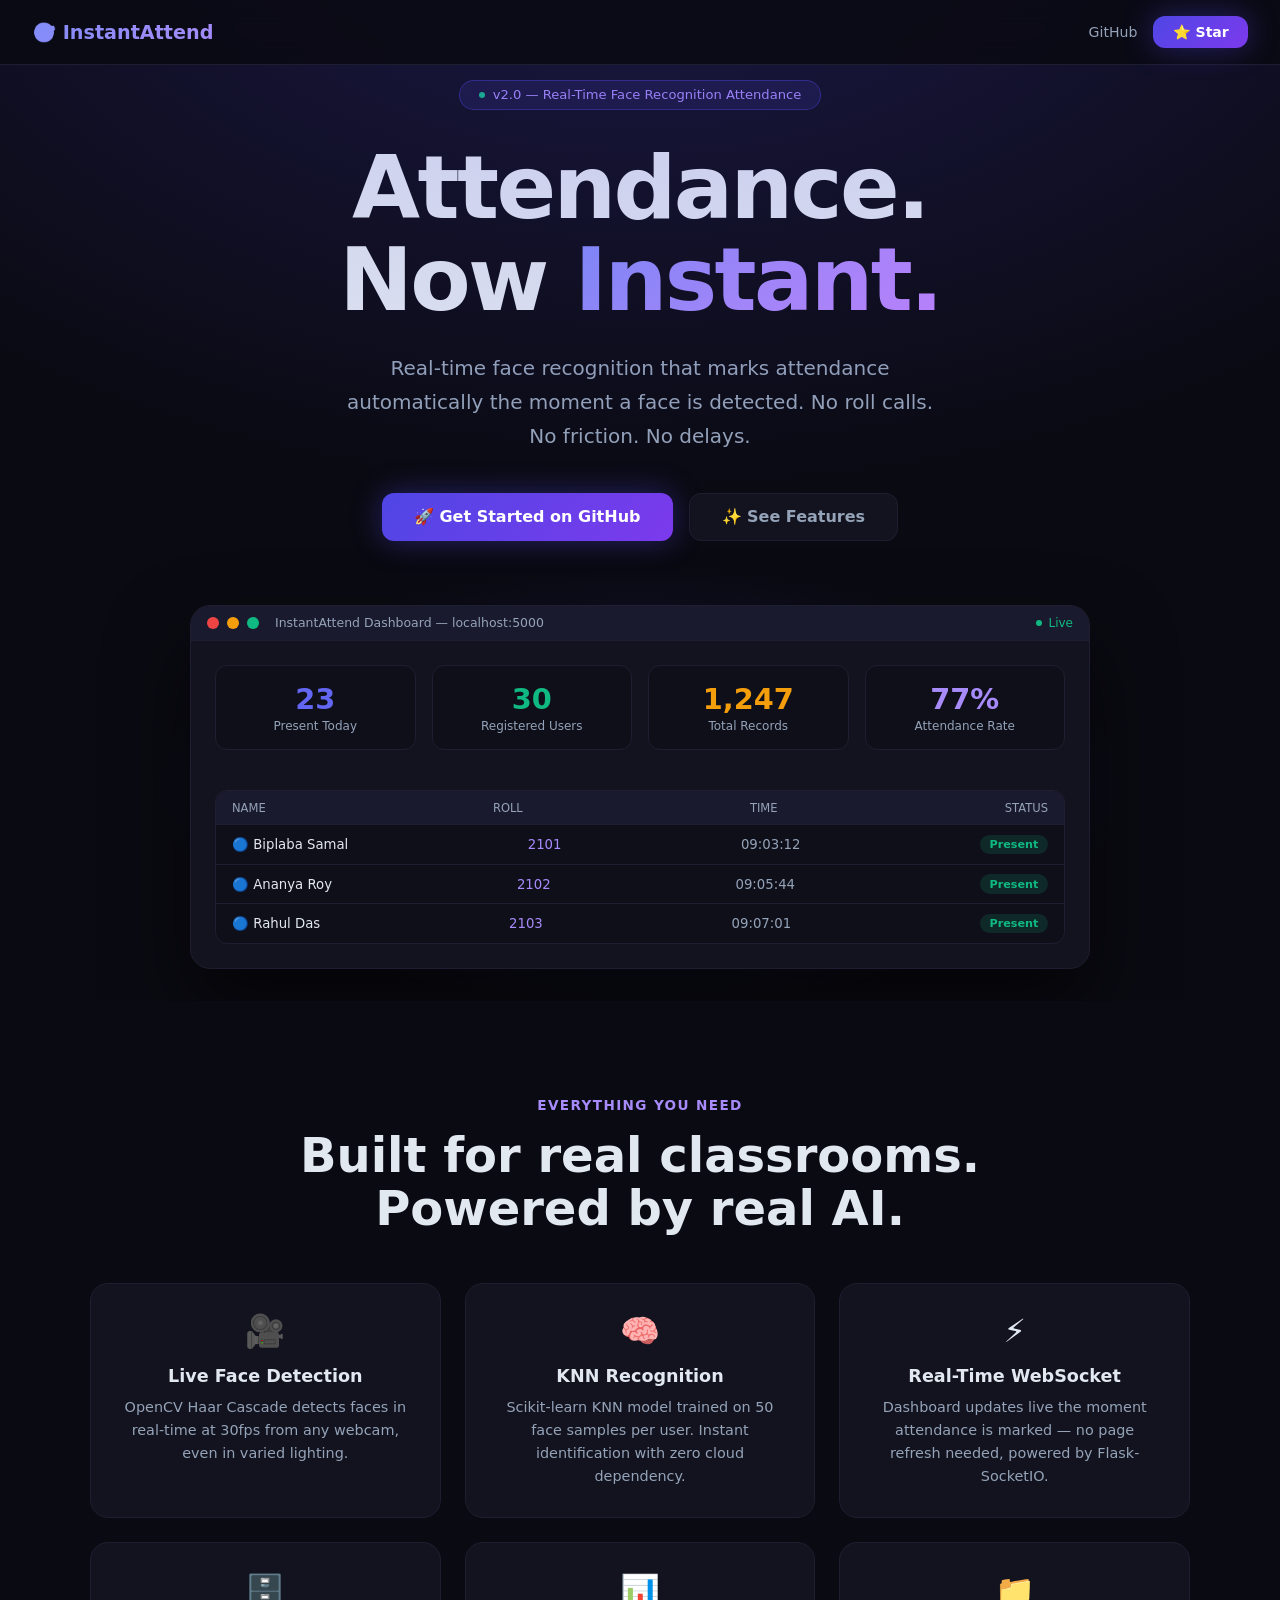
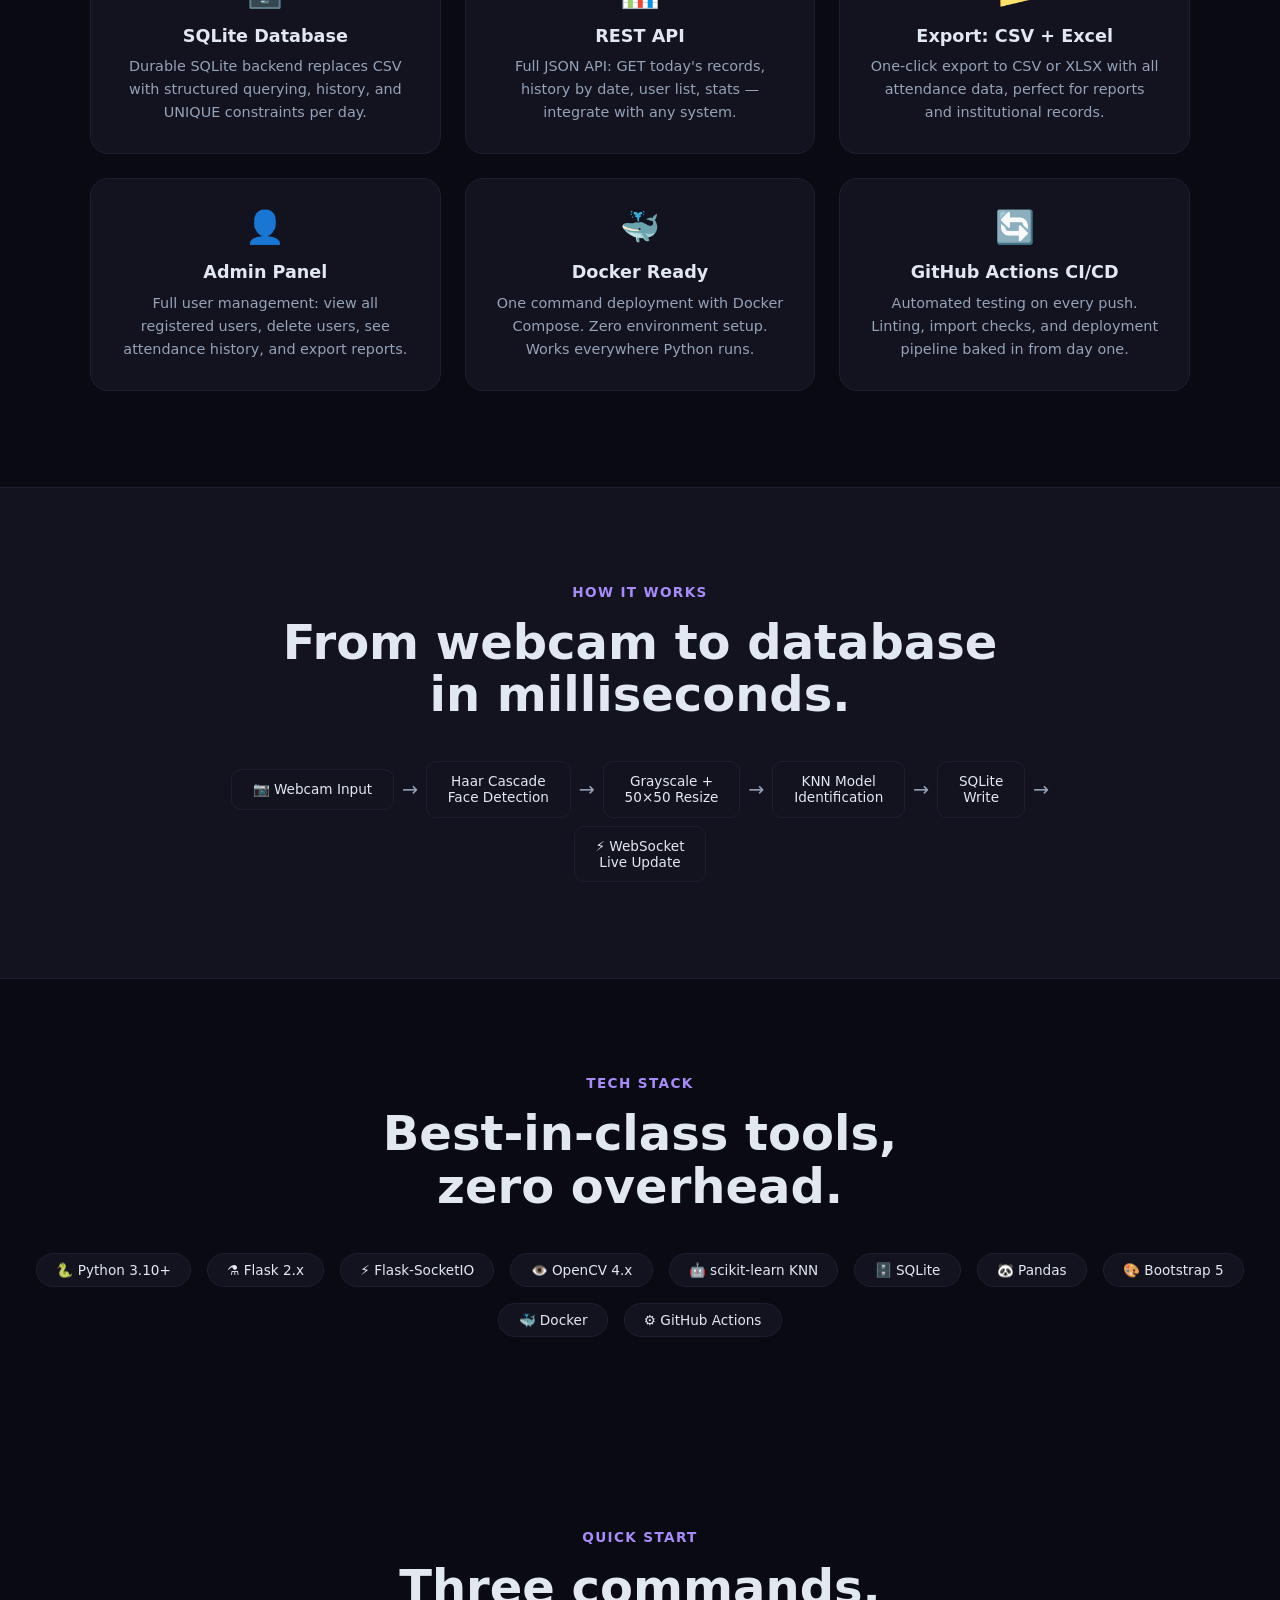
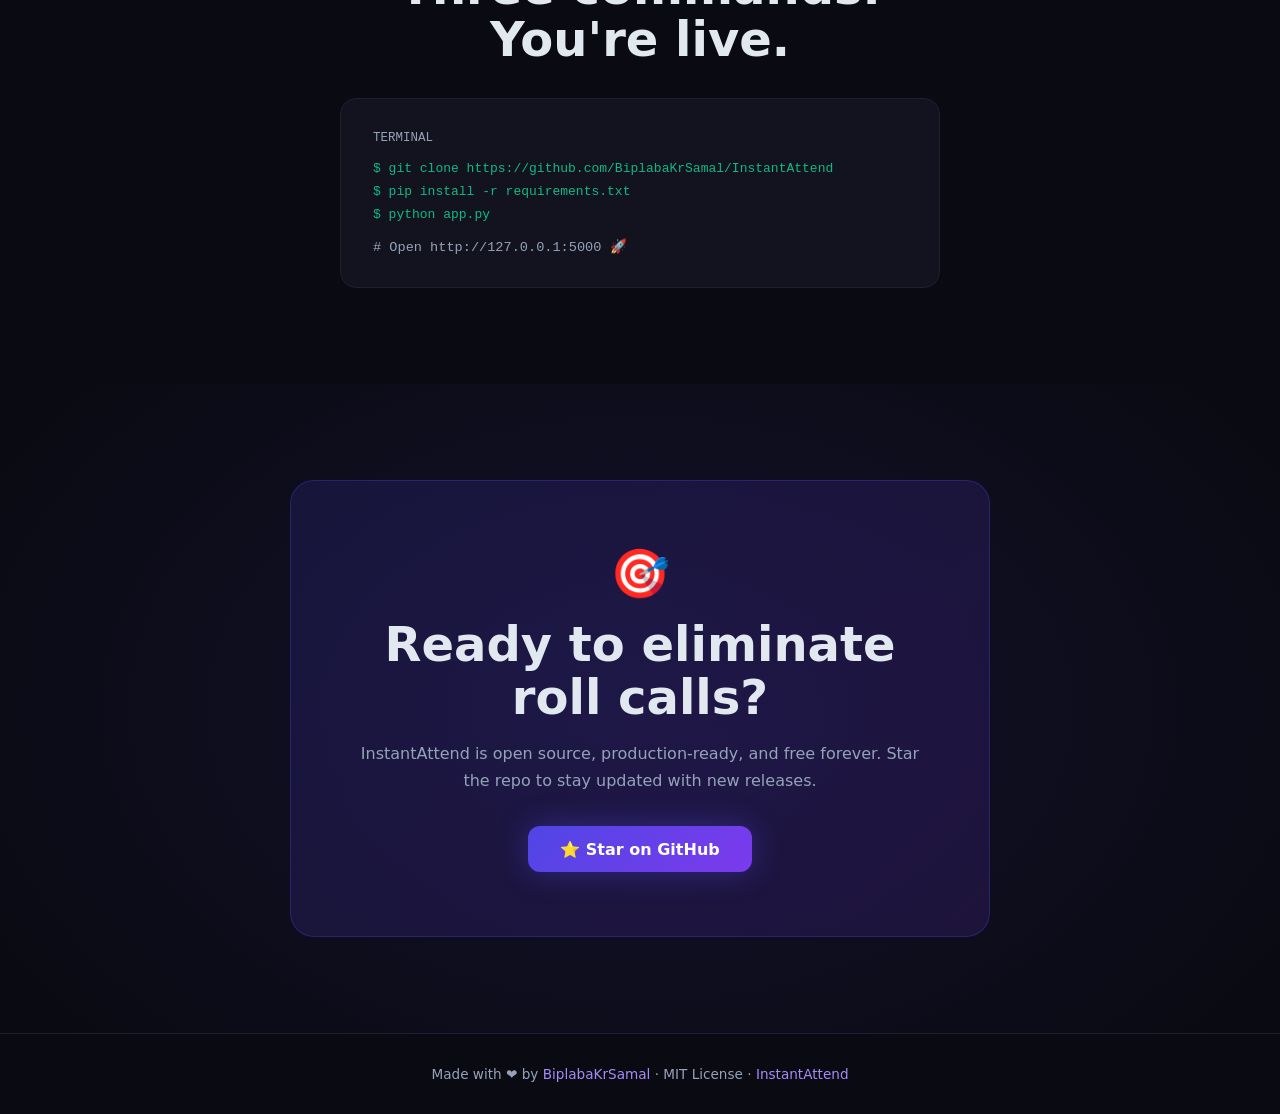
<file: docs/index.html>
<!DOCTYPE html>
<html lang="en">
<head>
<meta charset="UTF-8"/>
<meta name="viewport" content="width=device-width,initial-scale=1.0"/>
<title>InstantAttend — AI-Powered Attendance System</title>
<meta name="description" content="Real-time face recognition attendance system. Zero manual effort. Marks attendance automatically via webcam."/>
<style>
  *{margin:0;padding:0;box-sizing:border-box}
  :root{--indigo:#4f46e5;--purple:#7c3aed;--emerald:#10b981;--bg:#0a0a12;--card:#13131f;--border:#1e1e30;--text:#e2e8f0;--muted:#94a3b8}
  body{background:var(--bg);color:var(--text);font-family:'Segoe UI',system-ui,sans-serif;overflow-x:hidden}

  /* Hero */
  .hero{min-height:100vh;display:flex;flex-direction:column;align-items:center;justify-content:center;text-align:center;padding:2rem;position:relative;overflow:hidden}
  .hero::before{content:'';position:absolute;inset:0;background:radial-gradient(ellipse 80% 60% at 50% -10%,rgba(79,70,229,.25),transparent);pointer-events:none}
  .badge-pill{display:inline-flex;align-items:center;gap:.5rem;background:rgba(79,70,229,.15);border:1px solid rgba(79,70,229,.4);border-radius:40px;padding:.4rem 1.2rem;font-size:.82rem;color:#a78bfa;margin-bottom:2rem}
  .badge-dot{width:6px;height:6px;background:#10b981;border-radius:50%;animation:pulse 1.5s infinite}
  @keyframes pulse{0%,100%{opacity:1;transform:scale(1)}50%{opacity:.5;transform:scale(1.4)}}

  h1{font-size:clamp(2.8rem,8vw,5.5rem);font-weight:900;line-height:1.05;letter-spacing:-.03em;margin-bottom:1.5rem}
  h1 .grad{background:linear-gradient(135deg,#818cf8,#a78bfa,#c084fc);-webkit-background-clip:text;-webkit-text-fill-color:transparent}
  .subtitle{font-size:clamp(1rem,2.5vw,1.25rem);color:var(--muted);max-width:600px;line-height:1.7;margin-bottom:2.5rem}
  .hero-btns{display:flex;gap:1rem;flex-wrap:wrap;justify-content:center;margin-bottom:4rem}
  .btn-hero{padding:.85rem 2rem;border-radius:12px;font-weight:700;font-size:1rem;text-decoration:none;transition:.25s;display:inline-flex;align-items:center;gap:.5rem}
  .btn-primary{background:linear-gradient(135deg,var(--indigo),var(--purple));color:#fff;box-shadow:0 0 30px rgba(79,70,229,.4)}
  .btn-primary:hover{transform:translateY(-3px);box-shadow:0 0 40px rgba(79,70,229,.6);color:#fff}
  .btn-ghost{border:1px solid var(--border);color:var(--muted);background:var(--card)}
  .btn-ghost:hover{border-color:#4f46e5;color:var(--text)}

  /* Dashboard preview */
  .preview-wrapper{position:relative;max-width:900px;width:100%;margin:0 auto}
  .preview-glow{position:absolute;inset:-40px;background:radial-gradient(ellipse at center,rgba(79,70,229,.3),transparent 70%);pointer-events:none;z-index:0}
  .preview-frame{background:var(--card);border:1px solid var(--border);border-radius:20px;overflow:hidden;position:relative;z-index:1;box-shadow:0 40px 80px rgba(0,0,0,.6)}
  .preview-bar{background:#1a1a2e;padding:.6rem 1rem;display:flex;align-items:center;gap:.5rem;border-bottom:1px solid var(--border)}
  .dot{width:12px;height:12px;border-radius:50%}
  .preview-body{padding:1.5rem;display:grid;grid-template-columns:1fr 1fr 1fr 1fr;gap:1rem;margin-bottom:1rem}
  .mock-stat{background:#0f0f1a;border:1px solid var(--border);border-radius:12px;padding:1rem}
  .mock-val{font-size:1.8rem;font-weight:800}
  .mock-label{font-size:.75rem;color:var(--muted);margin-top:.2rem}
  .mock-table{margin:0 1.5rem 1.5rem;background:#0f0f1a;border:1px solid var(--border);border-radius:12px;overflow:hidden}
  .mock-row{display:flex;justify-content:space-between;padding:.6rem 1rem;border-bottom:1px solid var(--border);font-size:.83rem;align-items:center}
  .mock-row:last-child{border-bottom:none}
  .mock-badge{background:rgba(16,185,129,.15);color:#10b981;border-radius:20px;padding:.2rem .6rem;font-size:.7rem;font-weight:700}

  /* Features */
  section{padding:6rem 2rem}
  .section-label{color:#a78bfa;font-size:.85rem;font-weight:700;text-transform:uppercase;letter-spacing:.1em;margin-bottom:1rem}
  h2{font-size:clamp(2rem,5vw,3rem);font-weight:800;line-height:1.1;margin-bottom:1.2rem}
  .features-grid{display:grid;grid-template-columns:repeat(auto-fit,minmax(280px,1fr));gap:1.5rem;max-width:1100px;margin:0 auto;margin-top:3rem}
  .feat-card{background:var(--card);border:1px solid var(--border);border-radius:18px;padding:1.8rem;transition:.25s}
  .feat-card:hover{border-color:#4f46e5;transform:translateY(-4px);box-shadow:0 20px 40px rgba(0,0,0,.4)}
  .feat-icon{font-size:2rem;margin-bottom:1rem}
  .feat-title{font-size:1.1rem;font-weight:700;margin-bottom:.6rem}
  .feat-desc{color:var(--muted);font-size:.9rem;line-height:1.6}

  /* Tech Stack */
  .stack-grid{display:flex;flex-wrap:wrap;justify-content:center;gap:1rem;margin-top:2.5rem}
  .tech-chip{background:var(--card);border:1px solid var(--border);border-radius:40px;padding:.5rem 1.2rem;font-size:.85rem;color:var(--text);display:flex;align-items:center;gap:.5rem}

  /* CTA */
  .cta-section{text-align:center;padding:6rem 2rem;background:radial-gradient(ellipse 60% 80% at 50% 50%,rgba(79,70,229,.12),transparent)}
  .cta-card{background:linear-gradient(135deg,rgba(79,70,229,.15),rgba(124,58,237,.15));border:1px solid rgba(79,70,229,.3);border-radius:24px;padding:4rem;max-width:700px;margin:0 auto}

  /* Architecture */
  .arch-flow{display:flex;flex-wrap:wrap;align-items:center;justify-content:center;gap:.5rem;margin-top:2.5rem;max-width:900px;margin-left:auto;margin-right:auto}
  .arch-box{background:var(--card);border:1px solid var(--border);border-radius:10px;padding:.7rem 1.3rem;font-size:.85rem;text-align:center}
  .arch-arrow{color:var(--muted);font-size:1.2rem}

  /* Footer */
  footer{text-align:center;padding:2rem;border-top:1px solid var(--border);color:var(--muted);font-size:.85rem}
  footer a{color:#a78bfa;text-decoration:none}
</style>
</head>
<body>

<!-- Navbar -->
<nav style="position:fixed;top:0;left:0;right:0;z-index:100;background:rgba(10,10,18,.85);backdrop-filter:blur(12px);border-bottom:1px solid var(--border);padding:1rem 2rem;display:flex;justify-content:space-between;align-items:center">
  <span style="font-size:1.2rem;font-weight:800;background:linear-gradient(135deg,#818cf8,#a78bfa);-webkit-background-clip:text;-webkit-text-fill-color:transparent">🎯 InstantAttend</span>
  <div style="display:flex;gap:1rem;align-items:center">
    <a href="https://github.com/BiplabaKrSamal/InstantAttend" style="color:var(--muted);text-decoration:none;font-size:.88rem">GitHub</a>
    <a href="https://github.com/BiplabaKrSamal/InstantAttend" class="btn-hero btn-primary" style="padding:.5rem 1.2rem;font-size:.88rem">⭐ Star</a>
  </div>
</nav>

<!-- Hero -->
<section class="hero" style="padding-top:80px">
  <div class="badge-pill"><span class="badge-dot"></span> v2.0 — Real-Time Face Recognition Attendance</div>
  <h1>Attendance.<br>Now <span class="grad">Instant.</span></h1>
  <p class="subtitle">Real-time face recognition that marks attendance automatically the moment a face is detected. No roll calls. No friction. No delays.</p>
  <div class="hero-btns">
    <a href="https://github.com/BiplabaKrSamal/InstantAttend" class="btn-hero btn-primary">🚀 Get Started on GitHub</a>
    <a href="#features" class="btn-hero btn-ghost">✨ See Features</a>
  </div>

  <!-- Dashboard Mock -->
  <div class="preview-wrapper">
    <div class="preview-glow"></div>
    <div class="preview-frame">
      <div class="preview-bar">
        <div class="dot" style="background:#ef4444"></div>
        <div class="dot" style="background:#f59e0b"></div>
        <div class="dot" style="background:#10b981"></div>
        <span style="color:var(--muted);font-size:.78rem;margin-left:.5rem">InstantAttend Dashboard — localhost:5000</span>
        <span style="margin-left:auto;display:flex;align-items:center;gap:.4rem;font-size:.75rem;color:#10b981">
          <span style="width:6px;height:6px;background:#10b981;border-radius:50%;animation:pulse 1.5s infinite;display:inline-block"></span>Live
        </span>
      </div>
      <div class="preview-body">
        <div class="mock-stat"><div class="mock-val" style="color:#6366f1">23</div><div class="mock-label">Present Today</div></div>
        <div class="mock-stat"><div class="mock-val" style="color:#10b981">30</div><div class="mock-label">Registered Users</div></div>
        <div class="mock-stat"><div class="mock-val" style="color:#f59e0b">1,247</div><div class="mock-label">Total Records</div></div>
        <div class="mock-stat"><div class="mock-val" style="color:#a78bfa">77%</div><div class="mock-label">Attendance Rate</div></div>
      </div>
      <div class="mock-table">
        <div class="mock-row" style="background:#1a1a2e;color:var(--muted);font-size:.72rem;text-transform:uppercase">
          <span>Name</span><span>Roll</span><span>Time</span><span>Status</span>
        </div>
        <div class="mock-row"><span>🔵 Biplaba Samal</span><span style="color:#a78bfa">2101</span><span style="color:var(--muted)">09:03:12</span><span class="mock-badge">Present</span></div>
        <div class="mock-row"><span>🔵 Ananya Roy</span><span style="color:#a78bfa">2102</span><span style="color:var(--muted)">09:05:44</span><span class="mock-badge">Present</span></div>
        <div class="mock-row"><span>🔵 Rahul Das</span><span style="color:#a78bfa">2103</span><span style="color:var(--muted)">09:07:01</span><span class="mock-badge">Present</span></div>
      </div>
    </div>
  </div>
</section>

<!-- Features -->
<section id="features" style="text-align:center">
  <div class="section-label">Everything you need</div>
  <h2>Built for real classrooms.<br>Powered by real AI.</h2>
  <div class="features-grid">
    <div class="feat-card"><div class="feat-icon">🎥</div><div class="feat-title">Live Face Detection</div><div class="feat-desc">OpenCV Haar Cascade detects faces in real-time at 30fps from any webcam, even in varied lighting.</div></div>
    <div class="feat-card"><div class="feat-icon">🧠</div><div class="feat-title">KNN Recognition</div><div class="feat-desc">Scikit-learn KNN model trained on 50 face samples per user. Instant identification with zero cloud dependency.</div></div>
    <div class="feat-card"><div class="feat-icon">⚡</div><div class="feat-title">Real-Time WebSocket</div><div class="feat-desc">Dashboard updates live the moment attendance is marked — no page refresh needed, powered by Flask-SocketIO.</div></div>
    <div class="feat-card"><div class="feat-icon">🗄️</div><div class="feat-title">SQLite Database</div><div class="feat-desc">Durable SQLite backend replaces CSV with structured querying, history, and UNIQUE constraints per day.</div></div>
    <div class="feat-card"><div class="feat-icon">📊</div><div class="feat-title">REST API</div><div class="feat-desc">Full JSON API: GET today's records, history by date, user list, stats — integrate with any system.</div></div>
    <div class="feat-card"><div class="feat-icon">📁</div><div class="feat-title">Export: CSV + Excel</div><div class="feat-desc">One-click export to CSV or XLSX with all attendance data, perfect for reports and institutional records.</div></div>
    <div class="feat-card"><div class="feat-icon">👤</div><div class="feat-title">Admin Panel</div><div class="feat-desc">Full user management: view all registered users, delete users, see attendance history, and export reports.</div></div>
    <div class="feat-card"><div class="feat-icon">🐳</div><div class="feat-title">Docker Ready</div><div class="feat-desc">One command deployment with Docker Compose. Zero environment setup. Works everywhere Python runs.</div></div>
    <div class="feat-card"><div class="feat-icon">🔄</div><div class="feat-title">GitHub Actions CI/CD</div><div class="feat-desc">Automated testing on every push. Linting, import checks, and deployment pipeline baked in from day one.</div></div>
  </div>
</section>

<!-- Architecture -->
<section style="text-align:center;background:var(--card);border-top:1px solid var(--border);border-bottom:1px solid var(--border)">
  <div class="section-label">How it works</div>
  <h2>From webcam to database<br>in milliseconds.</h2>
  <div class="arch-flow">
    <div class="arch-box">📷 Webcam Input</div>
    <div class="arch-arrow">→</div>
    <div class="arch-box">Haar Cascade<br>Face Detection</div>
    <div class="arch-arrow">→</div>
    <div class="arch-box">Grayscale +<br>50×50 Resize</div>
    <div class="arch-arrow">→</div>
    <div class="arch-box">KNN Model<br>Identification</div>
    <div class="arch-arrow">→</div>
    <div class="arch-box">SQLite<br>Write</div>
    <div class="arch-arrow">→</div>
    <div class="arch-box">⚡ WebSocket<br>Live Update</div>
  </div>
</section>

<!-- Tech Stack -->
<section style="text-align:center">
  <div class="section-label">Tech Stack</div>
  <h2>Best-in-class tools,<br>zero overhead.</h2>
  <div class="stack-grid">
    <div class="tech-chip">🐍 Python 3.10+</div>
    <div class="tech-chip">⚗️ Flask 2.x</div>
    <div class="tech-chip">⚡ Flask-SocketIO</div>
    <div class="tech-chip">👁️ OpenCV 4.x</div>
    <div class="tech-chip">🤖 scikit-learn KNN</div>
    <div class="tech-chip">🗄️ SQLite</div>
    <div class="tech-chip">🐼 Pandas</div>
    <div class="tech-chip">🎨 Bootstrap 5</div>
    <div class="tech-chip">🐳 Docker</div>
    <div class="tech-chip">⚙️ GitHub Actions</div>
  </div>
</section>

<!-- Quick Start -->
<section style="text-align:center">
  <div class="section-label">Quick Start</div>
  <h2>Three commands.<br>You're live.</h2>
  <div style="background:var(--card);border:1px solid var(--border);border-radius:16px;padding:2rem;max-width:600px;margin:2rem auto 0;text-align:left;font-family:monospace">
    <div style="color:var(--muted);font-size:.78rem;margin-bottom:1rem">TERMINAL</div>
    <div style="color:#10b981">$ git clone https://github.com/BiplabaKrSamal/InstantAttend</div>
    <div style="color:#10b981;margin-top:.5rem">$ pip install -r requirements.txt</div>
    <div style="color:#10b981;margin-top:.5rem">$ python app.py</div>
    <div style="color:var(--muted);margin-top:1rem;font-size:.85rem"># Open http://127.0.0.1:5000 🚀</div>
  </div>
</section>

<!-- CTA -->
<div class="cta-section">
  <div class="cta-card">
    <div style="font-size:3rem;margin-bottom:1rem">🎯</div>
    <h2 style="margin-bottom:1rem">Ready to eliminate roll calls?</h2>
    <p style="color:var(--muted);margin-bottom:2rem;line-height:1.7">InstantAttend is open source, production-ready, and free forever. Star the repo to stay updated with new releases.</p>
    <a href="https://github.com/BiplabaKrSamal/InstantAttend" class="btn-hero btn-primary">⭐ Star on GitHub</a>
  </div>
</div>

<footer>
  <p>Made with ❤️ by <a href="https://github.com/BiplabaKrSamal">BiplabaKrSamal</a> · MIT License · <a href="https://github.com/BiplabaKrSamal/InstantAttend">InstantAttend</a></p>
</footer>

</body>
</html>
</file>
